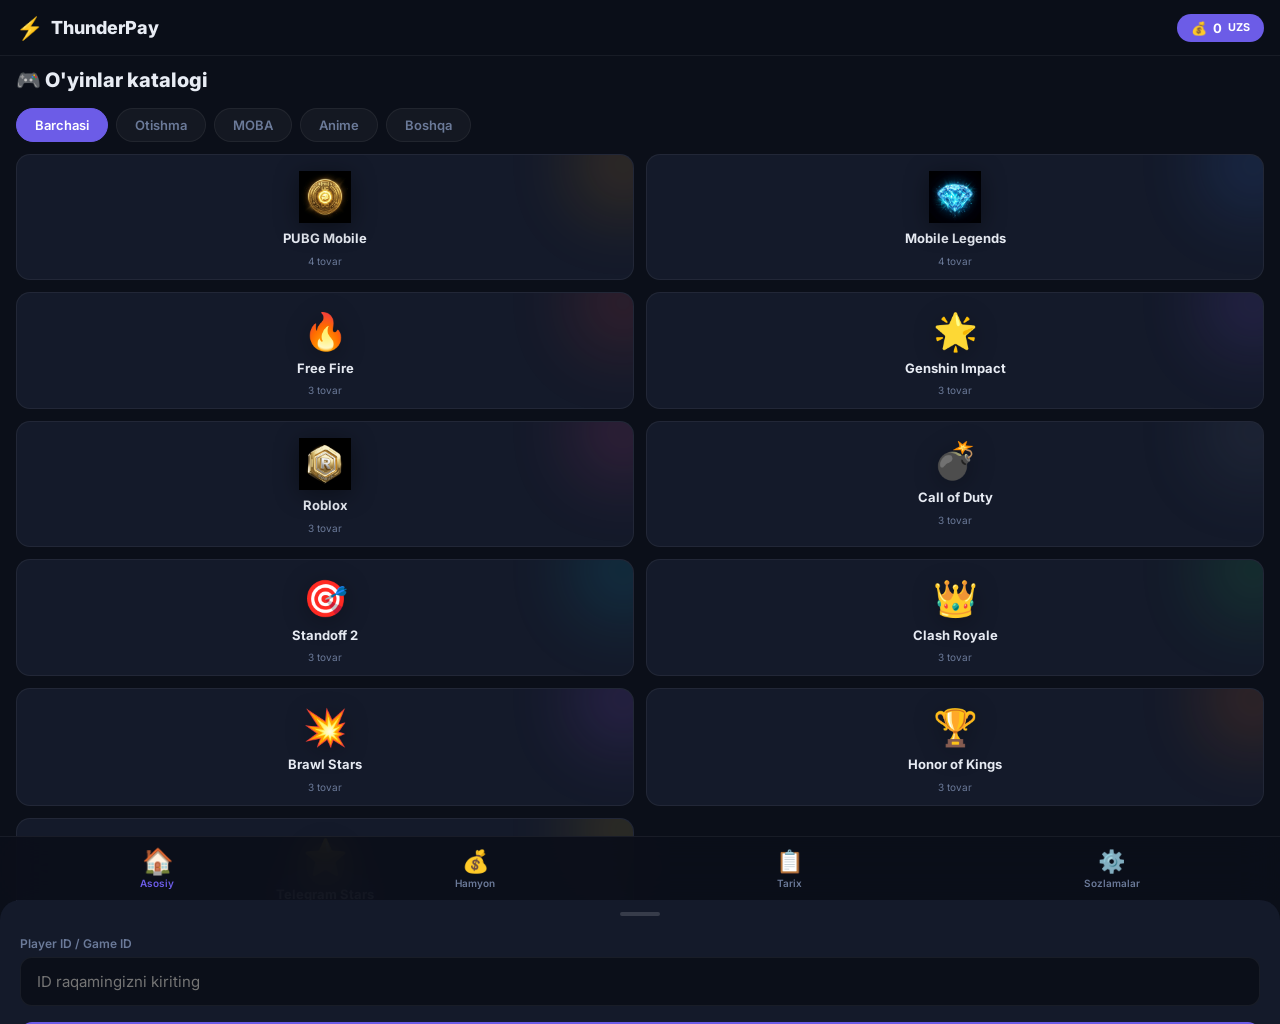
<file: public/index.html>
<!DOCTYPE html>
<html lang="uz">

<head>
    <meta charset="UTF-8">
    <meta name="viewport" content="width=device-width, initial-scale=1.0, maximum-scale=1.0, user-scalable=no">
    <title>ThunderPay</title>
    <script src="https://telegram.org/js/telegram-web-app.js"></script>
    <link href="https://fonts.googleapis.com/css2?family=Inter:wght@400;500;600;700;800&display=swap" rel="stylesheet">
    <style>
        /* ════════════════════════════════════════
           CSS RESET & VARIABLES
           ════════════════════════════════════════ */
        *,
        *::before,
        *::after {
            box-sizing: border-box;
            margin: 0;
            padding: 0;
        }

        :root {
            --bg: var(--tg-theme-bg-color, #0b0f19);
            --bg-card: var(--tg-theme-secondary-bg-color, #141a2a);
            --text: var(--tg-theme-text-color, #e8ecf4);
            --text-muted: var(--tg-theme-hint-color, #6b7a99);
            --accent: var(--tg-theme-button-color, #6c5ce7);
            --accent-text: var(--tg-theme-button-text-color, #ffffff);
            --link: var(--tg-theme-link-color, #7c6ff7);
            --danger: #ff4757;
            --success: #2ed573;
            --warning: #ffa502;
            --border: rgba(255, 255, 255, 0.06);
            --glass: rgba(255, 255, 255, 0.04);
            --radius: 14px;
            --nav-h: 64px;
            --header-h: 56px;
            font-family: 'Inter', -apple-system, BlinkMacSystemFont, sans-serif;
        }

        body {
            background: var(--bg);
            color: var(--text);
            min-height: 100vh;
            overflow-x: hidden;
            -webkit-tap-highlight-color: transparent;
        }

        /* ════════════════════════════════════════
           HEADER
           ════════════════════════════════════════ */
        .header {
            position: fixed;
            top: 0;
            left: 0;
            right: 0;
            height: var(--header-h);
            display: flex;
            align-items: center;
            justify-content: space-between;
            padding: 0 16px;
            background: rgba(11, 15, 25, 0.85);
            backdrop-filter: blur(20px);
            -webkit-backdrop-filter: blur(20px);
            border-bottom: 1px solid var(--border);
            z-index: 100;
        }

        .header-brand {
            display: flex;
            align-items: center;
            gap: 8px;
            font-size: 18px;
            font-weight: 800;
        }

        .header-brand span {
            font-size: 22px;
        }

        .header-balance {
            display: flex;
            align-items: center;
            gap: 6px;
            background: var(--accent);
            color: var(--accent-text);
            padding: 6px 14px;
            border-radius: 20px;
            font-size: 13px;
            font-weight: 700;
            cursor: pointer;
            transition: transform .15s;
        }

        .header-balance:active {
            transform: scale(0.95);
        }

        /* ════════════════════════════════════════
           MAIN CONTENT AREA
           ════════════════════════════════════════ */
        .content {
            padding-top: calc(var(--header-h) + 12px);
            padding-bottom: calc(var(--nav-h) + 24px);
            padding-left: 16px;
            padding-right: 16px;
            min-height: 100vh;
        }

        .page {
            display: none;
            animation: fadeUp .3s ease;
        }

        .page.active {
            display: block;
        }

        @keyframes fadeUp {
            from {
                opacity: 0;
                transform: translateY(12px);
            }

            to {
                opacity: 1;
                transform: translateY(0);
            }
        }

        /* ════════════════════════════════════════
           BOTTOM NAVIGATION
           ════════════════════════════════════════ */
        .bottom-nav {
            position: fixed;
            bottom: 0;
            left: 0;
            right: 0;
            height: var(--nav-h);
            display: flex;
            align-items: center;
            justify-content: space-around;
            background: rgba(11, 15, 25, 0.92);
            backdrop-filter: blur(20px);
            -webkit-backdrop-filter: blur(20px);
            border-top: 1px solid var(--border);
            z-index: 100;
        }

        .nav-item {
            display: flex;
            flex-direction: column;
            align-items: center;
            gap: 3px;
            cursor: pointer;
            transition: transform .15s;
            -webkit-tap-highlight-color: transparent;
        }

        .nav-item:active {
            transform: scale(0.9);
        }

        .nav-icon {
            font-size: 22px;
            transition: .2s;
        }

        .nav-label {
            font-size: 10px;
            font-weight: 600;
            color: var(--text-muted);
            transition: color .2s;
        }

        .nav-item.active .nav-label {
            color: var(--accent);
        }

        .nav-item.active .nav-icon {
            transform: scale(1.15);
        }

        /* ════════════════════════════════════════
           SECTION TITLES
           ════════════════════════════════════════ */
        .section-title {
            font-size: 20px;
            font-weight: 800;
            margin-bottom: 16px;
        }

        .section-subtitle {
            font-size: 13px;
            color: var(--text-muted);
            margin-top: -10px;
            margin-bottom: 16px;
        }

        /* ════════════════════════════════════════
           CATEGORY CHIPS
           ════════════════════════════════════════ */
        .chips {
            display: flex;
            gap: 8px;
            overflow-x: auto;
            padding-bottom: 12px;
            scrollbar-width: none;
        }

        .chips::-webkit-scrollbar {
            display: none;
        }

        .chip {
            flex-shrink: 0;
            padding: 8px 18px;
            border-radius: 20px;
            font-size: 13px;
            font-weight: 600;
            background: var(--glass);
            border: 1px solid var(--border);
            color: var(--text-muted);
            cursor: pointer;
            transition: all .2s;
        }

        .chip.active {
            background: var(--accent);
            color: var(--accent-text);
            border-color: var(--accent);
        }

        /* ════════════════════════════════════════
           GAME CARDS GRID
           ════════════════════════════════════════ */
        .games-grid {
            display: grid;
            grid-template-columns: repeat(2, 1fr);
            gap: 12px;
        }

        .game-card {
            position: relative;
            background: var(--bg-card);
            border: 1px solid var(--border);
            border-radius: var(--radius);
            padding: 16px 12px 12px;
            display: flex;
            flex-direction: column;
            align-items: center;
            gap: 8px;
            cursor: pointer;
            transition: transform .15s, box-shadow .2s;
            overflow: hidden;
        }

        .game-card:active {
            transform: scale(0.97);
        }

        .game-card-emoji {
            font-size: 36px;
            filter: drop-shadow(0 4px 12px rgba(0, 0, 0, 0.3));
        }

        .game-card img {
            width: 52px;
            height: 52px;
            object-fit: contain;
            filter: drop-shadow(0 4px 12px rgba(0, 0, 0, 0.4));
        }

        .game-card-name {
            font-size: 13px;
            font-weight: 700;
            text-align: center;
            line-height: 1.2;
        }

        .game-card-tag {
            font-size: 10px;
            color: var(--text-muted);
            text-align: center;
        }

        .game-card-glow {
            position: absolute;
            top: -30px;
            right: -30px;
            width: 80px;
            height: 80px;
            border-radius: 50%;
            filter: blur(40px);
            opacity: 0.25;
            pointer-events: none;
        }

        /* ════════════════════════════════════════
           BOTTOM SHEET OVERLAY
           ════════════════════════════════════════ */
        .overlay {
            position: fixed;
            inset: 0;
            background: rgba(0, 0, 0, 0.5);
            z-index: 200;
            opacity: 0;
            pointer-events: none;
            transition: opacity .25s;
        }

        .overlay.show {
            opacity: 1;
            pointer-events: auto;
        }

        .sheet {
            position: fixed;
            bottom: 0;
            left: 0;
            right: 0;
            background: var(--bg-card);
            border-radius: 20px 20px 0 0;
            padding: 12px 20px 32px;
            z-index: 201;
            transform: translateY(100%);
            transition: transform .3s cubic-bezier(.22, .68, 0, 1);
        }

        .sheet.show {
            transform: translateY(0);
        }

        .sheet-handle {
            width: 40px;
            height: 4px;
            background: rgba(255, 255, 255, 0.15);
            border-radius: 2px;
            margin: 0 auto 16px;
        }

        .sheet-title {
            font-size: 18px;
            font-weight: 800;
            margin-bottom: 4px;
        }

        .sheet-price {
            font-size: 22px;
            font-weight: 800;
            color: var(--accent);
            margin-bottom: 20px;
        }

        /* ════════════════════════════════════════
           FORM ELEMENTS
           ════════════════════════════════════════ */
        .input-group {
            margin-bottom: 16px;
        }

        .input-group label {
            display: block;
            font-size: 12px;
            font-weight: 600;
            color: var(--text-muted);
            margin-bottom: 6px;
        }

        .input-field {
            width: 100%;
            background: var(--bg);
            border: 1px solid var(--border);
            border-radius: 12px;
            padding: 14px 16px;
            font-size: 15px;
            color: var(--text);
            outline: none;
            transition: border-color .2s;
            font-family: inherit;
        }

        .input-field:focus {
            border-color: var(--accent);
        }

        .btn-primary {
            width: 100%;
            padding: 15px;
            border: none;
            border-radius: 12px;
            background: var(--accent);
            color: var(--accent-text);
            font-size: 15px;
            font-weight: 700;
            cursor: pointer;
            transition: transform .15s, opacity .2s;
            font-family: inherit;
        }

        .btn-primary:active {
            transform: scale(0.98);
        }

        .btn-primary:disabled {
            opacity: 0.5;
            cursor: not-allowed;
        }

        .btn-secondary {
            width: 100%;
            padding: 14px;
            border: 1px solid var(--border);
            border-radius: 12px;
            background: transparent;
            color: var(--text-muted);
            font-size: 14px;
            font-weight: 600;
            cursor: pointer;
            margin-top: 8px;
            font-family: inherit;
        }

        /* ════════════════════════════════════════
           WALLET PAGE
           ════════════════════════════════════════ */
        .balance-hero {
            background: linear-gradient(135deg, var(--accent), #8b5cf6);
            border-radius: var(--radius);
            padding: 28px 24px;
            text-align: center;
            margin-bottom: 24px;
        }

        .balance-hero-label {
            font-size: 13px;
            font-weight: 600;
            color: rgba(255, 255, 255, 0.7);
            margin-bottom: 4px;
        }

        .balance-hero-amount {
            font-size: 32px;
            font-weight: 800;
            color: #fff;
        }

        .balance-hero-amount small {
            font-size: 16px;
            font-weight: 600;
        }

        .amount-grid {
            display: grid;
            grid-template-columns: repeat(3, 1fr);
            gap: 8px;
            margin-bottom: 12px;
        }

        .amount-btn {
            padding: 12px;
            border: 1px solid var(--border);
            border-radius: 10px;
            background: var(--glass);
            color: var(--text);
            font-size: 14px;
            font-weight: 600;
            cursor: pointer;
            transition: all .2s;
            font-family: inherit;
        }

        .amount-btn.selected {
            background: var(--accent);
            color: var(--accent-text);
            border-color: var(--accent);
        }

        /* ════════════════════════════════════════
           HISTORY PAGE
           ════════════════════════════════════════ */
        .history-item {
            display: flex;
            align-items: center;
            gap: 12px;
            background: var(--bg-card);
            border: 1px solid var(--border);
            border-radius: var(--radius);
            padding: 14px 16px;
            margin-bottom: 10px;
        }

        .history-icon {
            width: 42px;
            height: 42px;
            border-radius: 12px;
            display: flex;
            align-items: center;
            justify-content: center;
            font-size: 20px;
            flex-shrink: 0;
        }

        .history-info {
            flex: 1;
        }

        .history-name {
            font-size: 14px;
            font-weight: 600;
        }

        .history-date {
            font-size: 11px;
            color: var(--text-muted);
        }

        .history-amount {
            font-size: 14px;
            font-weight: 700;
        }

        .history-amount.debit {
            color: var(--danger);
        }

        .history-amount.credit {
            color: var(--success);
        }

        .status-badge {
            display: inline-block;
            padding: 2px 8px;
            border-radius: 6px;
            font-size: 10px;
            font-weight: 700;
            text-transform: uppercase;
        }

        .status-success {
            background: rgba(46, 213, 115, 0.15);
            color: var(--success);
        }

        .status-pending {
            background: rgba(255, 165, 2, 0.15);
            color: var(--warning);
        }

        .status-failed {
            background: rgba(255, 71, 87, 0.15);
            color: var(--danger);
        }

        /* ════════════════════════════════════════
           SETTINGS PAGE
           ════════════════════════════════════════ */
        .settings-group {
            margin-bottom: 24px;
        }

        .settings-group-title {
            font-size: 12px;
            font-weight: 700;
            color: var(--text-muted);
            text-transform: uppercase;
            letter-spacing: 0.5px;
            margin-bottom: 10px;
        }

        .settings-item {
            display: flex;
            align-items: center;
            justify-content: space-between;
            background: var(--bg-card);
            border: 1px solid var(--border);
            border-radius: var(--radius);
            padding: 14px 16px;
            margin-bottom: 8px;
            cursor: pointer;
            transition: transform .15s;
        }

        .settings-item:active {
            transform: scale(0.98);
        }

        .settings-item-left {
            display: flex;
            align-items: center;
            gap: 12px;
        }

        .settings-item-icon {
            font-size: 22px;
        }

        .settings-item-label {
            font-size: 14px;
            font-weight: 600;
        }

        .settings-item-value {
            font-size: 13px;
            color: var(--text-muted);
            font-weight: 500;
        }

        .settings-item-arrow {
            color: var(--text-muted);
            font-size: 16px;
        }

        .lang-option {
            display: flex;
            align-items: center;
            gap: 12px;
            background: var(--bg-card);
            border: 1px solid var(--border);
            border-radius: var(--radius);
            padding: 14px 16px;
            margin-bottom: 8px;
            cursor: pointer;
            transition: all .2s;
        }

        .lang-option.active {
            border-color: var(--accent);
            background: rgba(108, 92, 231, 0.08);
        }

        .lang-option-flag {
            font-size: 24px;
        }

        .lang-option-name {
            font-size: 14px;
            font-weight: 600;
            flex: 1;
        }

        .lang-option-check {
            font-size: 18px;
            color: var(--accent);
        }

        /* ════════════════════════════════════════
           EMPTY STATE
           ════════════════════════════════════════ */
        .empty-state {
            text-align: center;
            padding: 48px 20px;
            color: var(--text-muted);
        }

        .empty-state-icon {
            font-size: 48px;
            margin-bottom: 12px;
        }

        .empty-state-text {
            font-size: 14px;
        }

        /* ════════════════════════════════════════
           TOAST
           ════════════════════════════════════════ */
        .toast {
            position: fixed;
            top: calc(var(--header-h) + 12px);
            left: 50%;
            transform: translateX(-50%) translateY(-100px);
            background: var(--bg-card);
            border: 1px solid var(--border);
            padding: 12px 20px;
            border-radius: 12px;
            font-size: 13px;
            font-weight: 600;
            z-index: 500;
            transition: transform .3s cubic-bezier(.22, .68, 0, 1);
            white-space: nowrap;
        }

        .toast.show {
            transform: translateX(-50%) translateY(0);
        }

        .toast.success {
            border-color: var(--success);
            color: var(--success);
        }

        .toast.error {
            border-color: var(--danger);
            color: var(--danger);
        }

        .toast.info {
            border-color: var(--accent);
            color: var(--accent);
        }

        /* ════════════════════════════════════════
           PROFILE CARD
           ════════════════════════════════════════ */
        .profile-card {
            background: var(--bg-card);
            border: 1px solid var(--border);
            border-radius: var(--radius);
            padding: 20px;
            display: flex;
            align-items: center;
            gap: 14px;
            margin-bottom: 24px;
        }

        .profile-avatar {
            width: 48px;
            height: 48px;
            border-radius: 50%;
            background: var(--accent);
            display: flex;
            align-items: center;
            justify-content: center;
            font-size: 20px;
            font-weight: 800;
            color: var(--accent-text);
        }

        .profile-name {
            font-size: 16px;
            font-weight: 700;
        }

        .profile-id {
            font-size: 12px;
            color: var(--text-muted);
        }
    </style>
</head>

<body>

    <!-- ══════════ HEADER ══════════ -->
    <header class="header">
        <div class="header-brand">
            <span>⚡</span> ThunderPay
        </div>
        <div class="header-balance" onclick="navigateTo('wallet')">
            💰 <span id="headerBalance">0</span> <small>UZS</small>
        </div>
    </header>

    <!-- ══════════ CONTENT ══════════ -->
    <div class="content">

        <!-- PAGE: ASOSIY (CATALOG) -->
        <div class="page active" id="page-home">
            <h2 class="section-title" data-i18n="catalog_title">🎮 O'yinlar katalogi</h2>
            <div class="chips" id="categoryChips"></div>
            <div class="games-grid" id="gamesGrid"></div>
        </div>

        <!-- PAGE: HAMYON (WALLET) -->
        <div class="page" id="page-wallet">
            <h2 class="section-title" data-i18n="wallet_title">💳 Hamyon</h2>
            <div class="balance-hero">
                <div class="balance-hero-label" data-i18n="your_balance">Sizning balansingiz</div>
                <div class="balance-hero-amount"><span id="walletBalance">0</span> <small>UZS</small></div>
            </div>
            <p class="section-subtitle" data-i18n="choose_amount">Summani tanlang yoki o'zingiz kiriting</p>
            <div class="amount-grid" id="amountGrid"></div>
            <div class="input-group">
                <input type="number" class="input-field" id="depositInput" data-i18n-placeholder="custom_amount"
                    placeholder="Boshqa summa (min 1 000)">
            </div>
            <button class="btn-primary" id="btnDeposit" data-i18n="deposit_btn" onclick="handleDeposit()">💰 Balansni
                to'ldirish</button>
        </div>

        <!-- PAGE: TARIX (HISTORY) -->
        <div class="page" id="page-history">
            <h2 class="section-title" data-i18n="history_title">📦 Buyurtmalar tarixi</h2>
            <div id="historyList"></div>
        </div>

        <!-- PAGE: SOZLAMALAR (SETTINGS) -->
        <div class="page" id="page-settings">
            <h2 class="section-title" data-i18n="settings_title">⚙️ Sozlamalar</h2>

            <div class="profile-card">
                <div class="profile-avatar" id="settingsAvatar">U</div>
                <div>
                    <div class="profile-name" id="settingsName">User</div>
                    <div class="profile-id" id="settingsId">ID: —</div>
                </div>
            </div>

            <div class="settings-group">
                <div class="settings-group-title" data-i18n="language">Til</div>
                <div class="lang-option active" id="langUz" onclick="setLang('uz')">
                    <span class="lang-option-flag">🇺🇿</span>
                    <span class="lang-option-name">O'zbek tili</span>
                    <span class="lang-option-check" id="checkUz">✓</span>
                </div>
                <div class="lang-option" id="langRu" onclick="setLang('ru')">
                    <span class="lang-option-flag">🇷🇺</span>
                    <span class="lang-option-name">Русский</span>
                    <span class="lang-option-check" id="checkRu" style="display:none">✓</span>
                </div>
            </div>

            <div class="settings-group">
                <div class="settings-group-title" data-i18n="about">Ilova haqida</div>
                <div class="settings-item" onclick="showToast('ThunderPay v2.0','info')">
                    <div class="settings-item-left">
                        <span class="settings-item-icon">📱</span>
                        <span class="settings-item-label" data-i18n="version">Versiya</span>
                    </div>
                    <span class="settings-item-value">2.0.0</span>
                </div>
                <div class="settings-item">
                    <div class="settings-item-left">
                        <span class="settings-item-icon">💬</span>
                        <span class="settings-item-label" data-i18n="support">Qo'llab-quvvatlash</span>
                    </div>
                    <span class="settings-item-arrow">→</span>
                </div>
            </div>
        </div>
    </div>

    <!-- ══════════ BOTTOM NAV ══════════ -->
    <nav class="bottom-nav">
        <div class="nav-item active" data-page="home" onclick="navigateTo('home')">
            <span class="nav-icon">🏠</span>
            <span class="nav-label" data-i18n="nav_home">Asosiy</span>
        </div>
        <div class="nav-item" data-page="wallet" onclick="navigateTo('wallet')">
            <span class="nav-icon">💰</span>
            <span class="nav-label" data-i18n="nav_wallet">Hamyon</span>
        </div>
        <div class="nav-item" data-page="history" onclick="navigateTo('history')">
            <span class="nav-icon">📋</span>
            <span class="nav-label" data-i18n="nav_history">Tarix</span>
        </div>
        <div class="nav-item" data-page="settings" onclick="navigateTo('settings')">
            <span class="nav-icon">⚙️</span>
            <span class="nav-label" data-i18n="nav_settings">Sozlamalar</span>
        </div>
    </nav>

    <!-- ══════════ BOTTOM SHEET (PURCHASE) ══════════ -->
    <div class="overlay" id="overlay" onclick="closeSheet()"></div>
    <div class="sheet" id="sheet">
        <div class="sheet-handle"></div>
        <div class="sheet-title" id="sheetGameName"></div>
        <div class="sheet-price" id="sheetProductName"></div>
        <div class="input-group">
            <label data-i18n="player_id_label">Player ID / Game ID</label>
            <input type="text" class="input-field" id="sheetPlayerId" data-i18n-placeholder="enter_player_id"
                placeholder="ID raqamingizni kiriting">
        </div>
        <button class="btn-primary" id="btnBuy" onclick="handleBuy()">⚡ Sotib olish</button>
        <button class="btn-secondary" onclick="closeSheet()" data-i18n="cancel">Bekor qilish</button>
    </div>

    <!-- ══════════ TOAST ══════════ -->
    <div class="toast" id="toast"></div>

    <script>
        /* ═══════════════════════════════════════════════
           ThunderPay SPA — Vanilla JS
           ═══════════════════════════════════════════════ */

        const tg = window.Telegram?.WebApp;

        // ─── I18N DICTIONARY ───
        const T = {
            uz: {
                catalog_title: "🎮 O'yinlar katalogi",
                wallet_title: "💳 Hamyon",
                history_title: "📦 Buyurtmalar tarixi",
                settings_title: "⚙️ Sozlamalar",
                nav_home: "Asosiy",
                nav_wallet: "Hamyon",
                nav_history: "Tarix",
                nav_settings: "Sozlamalar",
                your_balance: "Sizning balansingiz",
                choose_amount: "Summani tanlang yoki o'zingiz kiriting",
                custom_amount: "Boshqa summa (min 1 000)",
                deposit_btn: "💰 Balansni to'ldirish",
                player_id_label: "Player ID / Game ID",
                enter_player_id: "ID raqamingizni kiriting",
                buy_btn: "⚡ Sotib olish",
                cancel: "Bekor qilish",
                language: "Til",
                about: "Ilova haqida",
                version: "Versiya",
                support: "Qo'llab-quvvatlash",
                no_orders: "Buyurtmalar topilmadi",
                no_orders_desc: "Bu yerda buyurtmalaringiz ko'rsatiladi",
                cat_all: "Barchasi",
                cat_shooters: "Otishma",
                cat_moba: "MOBA",
                cat_anime: "Anime",
                cat_other: "Boshqa",
                deposit_success: "✅ So'rov yuborildi!",
                deposit_min_err: "Minimal summa: 1 000 UZS",
                enter_id_err: "Iltimos, Player ID kiriting!",
                buy_sent: "✅ Buyurtma yuborildi!",
                order_deposit: "Balans to'ldirish",
                order_purchase: "Xarid",
            },
            ru: {
                catalog_title: "🎮 Каталог игр",
                wallet_title: "💳 Кошелёк",
                history_title: "📦 История заказов",
                settings_title: "⚙️ Настройки",
                nav_home: "Каталог",
                nav_wallet: "Кошелёк",
                nav_history: "История",
                nav_settings: "Настройки",
                your_balance: "Ваш баланс",
                choose_amount: "Выберите сумму или введите свою",
                custom_amount: "Другая сумма (мин. 1 000)",
                deposit_btn: "💰 Пополнить баланс",
                player_id_label: "Player ID / Game ID",
                enter_player_id: "Введите ваш игровой ID",
                buy_btn: "⚡ Купить",
                cancel: "Отмена",
                language: "Язык",
                about: "О приложении",
                version: "Версия",
                support: "Поддержка",
                no_orders: "Заказов пока нет",
                no_orders_desc: "Здесь будут отображаться ваши заказы",
                cat_all: "Все",
                cat_shooters: "Шутеры",
                cat_moba: "MOBA",
                cat_anime: "Аниме",
                cat_other: "Другое",
                deposit_success: "✅ Заявка отправлена!",
                deposit_min_err: "Минимальная сумма: 1 000 UZS",
                enter_id_err: "Пожалуйста, введите Player ID!",
                buy_sent: "✅ Заказ отправлен!",
                order_deposit: "Пополнение",
                order_purchase: "Покупка",
            }
        };

        let currentLang = 'uz';
        let currentPage = 'home';
        let currentCategory = 'all';
        let selectedGame = null;
        let selectedProduct = null;
        let userBalance = 0;

        // ─── GAME DATA (MOCK) ───
        const GAMES = [
            {
                id: 'pubg', name: 'PUBG Mobile', emoji: '🔫', cat: 'shooters',
                color: '#f59e0b', img: 'images/pubg_uc_1772702840618.png',
                products: [
                    { sku: 'pubg_60', name: '60 UC', price: 13500 },
                    { sku: 'pubg_325', name: '325 UC', price: 65000 },
                    { sku: 'pubg_660', name: '660 UC', price: 130000 },
                    { sku: 'pubg_1800', name: '1800 UC', price: 340000 },
                ]
            },
            {
                id: 'mlbb', name: 'Mobile Legends', emoji: '⚔️', cat: 'moba',
                color: '#3b82f6', img: 'images/mlbb_diamond_1772702858620.png',
                products: [
                    { sku: 'mlbb_86', name: '86 Diamonds', price: 14000 },
                    { sku: 'mlbb_172', name: '172 Diamonds', price: 27000 },
                    { sku: 'mlbb_344', name: '344 Diamonds', price: 53000 },
                    { sku: 'mlbb_706', name: '706 Diamonds', price: 108000 },
                ]
            },
            {
                id: 'freefire', name: 'Free Fire', emoji: '🔥', cat: 'shooters',
                color: '#ef4444',
                products: [
                    { sku: 'ff_100', name: '100 Diamonds', price: 12000 },
                    { sku: 'ff_530', name: '530 Diamonds', price: 56000 },
                    { sku: 'ff_1060', name: '1060 Diamonds', price: 108000 },
                ]
            },
            {
                id: 'genshin', name: 'Genshin Impact', emoji: '🌟', cat: 'anime',
                color: '#8b5cf6',
                products: [
                    { sku: 'gi_60', name: '60 Crystals', price: 15000 },
                    { sku: 'gi_300', name: '300 Crystals', price: 68000 },
                    { sku: 'gi_welkin', name: 'Welkin Moon', price: 55000 },
                ]
            },
            {
                id: 'roblox', name: 'Roblox', emoji: '🧊', cat: 'other',
                color: '#ec4899', img: 'images/roblox_robux_1772702877156.png',
                products: [
                    { sku: 'rbx_400', name: '400 Robux', price: 52000 },
                    { sku: 'rbx_800', name: '800 Robux', price: 98000 },
                    { sku: 'rbx_1700', name: '1700 Robux', price: 195000 },
                ]
            },
            {
                id: 'codm', name: 'Call of Duty', emoji: '💣', cat: 'shooters',
                color: '#64748b',
                products: [
                    { sku: 'codm_80', name: '80 CP', price: 12000 },
                    { sku: 'codm_400', name: '400 CP', price: 52000 },
                    { sku: 'codm_bp', name: 'Battle Pass', price: 95000 },
                ]
            },
            {
                id: 'standoff2', name: 'Standoff 2', emoji: '🎯', cat: 'shooters',
                color: '#06b6d4',
                products: [
                    { sku: 'so2_150', name: '150 Gold', price: 15000 },
                    { sku: 'so2_500', name: '500 Gold', price: 45000 },
                    { sku: 'so2_1500', name: '1500 Gold', price: 125000 },
                ]
            },
            {
                id: 'clashroyale', name: 'Clash Royale', emoji: '👑', cat: 'other',
                color: '#22c55e',
                products: [
                    { sku: 'cr_80', name: '80 Gems', price: 12000 },
                    { sku: 'cr_500', name: '500 Gems', price: 55000 },
                    { sku: 'cr_pass', name: 'Pass Royale', price: 55000 },
                ]
            },
            {
                id: 'brawlstars', name: 'Brawl Stars', emoji: '💥', cat: 'other',
                color: '#a855f7',
                products: [
                    { sku: 'bs_30', name: '30 Gems', price: 10000 },
                    { sku: 'bs_170', name: '170 Gems', price: 45000 },
                    { sku: 'bs_pass', name: 'Brawl Pass', price: 85000 },
                ]
            },
            {
                id: 'hok', name: 'Honor of Kings', emoji: '🏆', cat: 'moba',
                color: '#f97316',
                products: [
                    { sku: 'hok_60', name: '60 Tokens', price: 13000 },
                    { sku: 'hok_300', name: '300 Tokens', price: 58000 },
                    { sku: 'hok_600', name: '600 Tokens', price: 110000 },
                ]
            },
            {
                id: 'tgstars', name: 'Telegram Stars', emoji: '⭐', cat: 'other',
                color: '#eab308',
                products: [
                    { sku: 'tg_50', name: '50 Stars', price: 5500 },
                    { sku: 'tg_100', name: '100 Stars', price: 10500 },
                    { sku: 'tg_250', name: '250 Stars', price: 25000 },
                ]
            },
        ];

        // ─── CATEGORIES ───
        const CATEGORIES = [
            { id: 'all', i18n: 'cat_all' },
            { id: 'shooters', i18n: 'cat_shooters' },
            { id: 'moba', i18n: 'cat_moba' },
            { id: 'anime', i18n: 'cat_anime' },
            { id: 'other', i18n: 'cat_other' },
        ];

        // ─── DEPOSIT AMOUNTS ───
        const DEPOSIT_AMOUNTS = [5000, 10000, 25000, 50000, 100000, 200000];

        // ─── MOCK HISTORY ───
        const mockHistory = [];

        // ═══════════════════════════════════════════════
        // INIT
        // ═══════════════════════════════════════════════
        function init() {
            if (tg) {
                tg.expand();
                tg.ready();
                tg.disableClosingConfirmation();
                tg.setHeaderColor('#0b0f19');
                tg.setBackgroundColor('#0b0f19');
            }

            // Get user info
            const user = tg?.initDataUnsafe?.user;
            if (user) {
                const name = user.first_name || 'User';
                document.getElementById('settingsName').textContent = name;
                document.getElementById('settingsId').textContent = `ID: ${user.id}`;
                document.getElementById('settingsAvatar').textContent = name.charAt(0).toUpperCase();
            }

            // Read lang from URL
            const params = new URLSearchParams(window.location.search);
            const urlLang = params.get('lang');
            if (urlLang === 'ru' || urlLang === 'uz') currentLang = urlLang;

            renderCategoryChips();
            renderGames();
            renderAmountGrid();
            renderHistory();
            applyLang();
        }

        // ═══════════════════════════════════════════════
        // NAVIGATION
        // ═══════════════════════════════════════════════
        function navigateTo(page) {
            currentPage = page;

            // Update nav
            document.querySelectorAll('.nav-item').forEach(item => {
                item.classList.toggle('active', item.dataset.page === page);
            });

            // Update pages
            document.querySelectorAll('.page').forEach(p => {
                p.classList.remove('active');
            });
            const target = document.getElementById(`page-${page}`);
            if (target) {
                target.classList.add('active');
            }

            // Refresh data on certain pages
            if (page === 'wallet') updateBalanceDisplay();
            if (page === 'history') renderHistory();

            // Haptic
            if (tg?.HapticFeedback) tg.HapticFeedback.selectionChanged();
        }

        // ═══════════════════════════════════════════════
        // CATEGORY CHIPS
        // ═══════════════════════════════════════════════
        function renderCategoryChips() {
            const el = document.getElementById('categoryChips');
            el.innerHTML = CATEGORIES.map(c =>
                `<div class="chip ${c.id === currentCategory ? 'active' : ''}" data-cat="${c.id}" data-i18n="${c.i18n}" onclick="filterCategory('${c.id}', this)">${t(c.i18n)}</div>`
            ).join('');
        }

        function filterCategory(cat, chipEl) {
            currentCategory = cat;
            document.querySelectorAll('.chip').forEach(c => c.classList.remove('active'));
            chipEl.classList.add('active');
            renderGames();
            if (tg?.HapticFeedback) tg.HapticFeedback.selectionChanged();
        }

        // ═══════════════════════════════════════════════
        // GAMES GRID
        // ═══════════════════════════════════════════════
        function renderGames() {
            const grid = document.getElementById('gamesGrid');
            const filtered = currentCategory === 'all'
                ? GAMES
                : GAMES.filter(g => g.cat === currentCategory);

            grid.innerHTML = filtered.map(game => {
                const visual = game.img
                    ? `<img src="${game.img}" alt="${game.name}">`
                    : `<div class="game-card-emoji">${game.emoji}</div>`;

                return `
        <div class="game-card" onclick="openGameSheet('${game.id}')">
            <div class="game-card-glow" style="background:${game.color}"></div>
            ${visual}
            <div class="game-card-name">${game.name}</div>
            <div class="game-card-tag">${game.products.length} ${t(currentLang === 'uz' ? 'cat_other' : 'cat_other') ? 'tovar' : 'товар'}</div>
        </div>`;
            }).join('');

            // Fix the tag text properly
            grid.querySelectorAll('.game-card-tag').forEach((tag, i) => {
                const game = filtered[i];
                if (game) tag.textContent = `${game.products.length} ${currentLang === 'uz' ? 'tovar' : 'товаров'}`;
            });
        }

        // ═══════════════════════════════════════════════
        // GAME BOTTOM SHEET
        // ═══════════════════════════════════════════════
        function openGameSheet(gameId) {
            const game = GAMES.find(g => g.id === gameId);
            if (!game) return;
            selectedGame = game;

            // Show the first product by default; user can pick
            const sheetContent = document.getElementById('sheet');
            document.getElementById('sheetGameName').textContent = game.name;

            // Build product list inside sheet
            let productsHtml = game.products.map(p => {
                const price = new Intl.NumberFormat('ru-RU').format(p.price);
                return `<div class="settings-item" onclick="selectProduct('${p.sku}')" style="margin-bottom:6px">
            <div class="settings-item-left">
                <span class="settings-item-icon">${game.emoji}</span>
                <span class="settings-item-label">${p.name}</span>
            </div>
            <span class="settings-item-value" style="color:var(--accent);font-weight:700">${price} UZS</span>
        </div>`;
            }).join('');

            document.getElementById('sheetProductName').innerHTML = productsHtml;
            document.getElementById('sheetPlayerId').value = '';
            document.getElementById('btnBuy').style.display = 'none';
            document.getElementById('sheetPlayerId').parentElement.style.display = 'none';

            openSheetUI();
            if (tg?.HapticFeedback) tg.HapticFeedback.impactOccurred('medium');
        }

        function selectProduct(sku) {
            const game = selectedGame;
            if (!game) return;
            selectedProduct = game.products.find(p => p.sku === sku);
            if (!selectedProduct) return;

            const price = new Intl.NumberFormat('ru-RU').format(selectedProduct.price);
            document.getElementById('sheetGameName').textContent = `${game.name} — ${selectedProduct.name}`;
            document.getElementById('sheetProductName').innerHTML = `<div style="font-size:22px;font-weight:800;color:var(--accent)">${price} UZS</div>`;

            document.getElementById('sheetPlayerId').parentElement.style.display = 'block';
            document.getElementById('btnBuy').style.display = 'block';
            document.getElementById('btnBuy').textContent = currentLang === 'uz' ? '⚡ Sotib olish' : '⚡ Купить';

            if (tg?.HapticFeedback) tg.HapticFeedback.selectionChanged();
        }

        function handleBuy() {
            const playerId = document.getElementById('sheetPlayerId').value.trim();
            if (!playerId) {
                showToast(t('enter_id_err'), 'error');
                if (tg?.HapticFeedback) tg.HapticFeedback.notificationOccurred('error');
                return;
            }

            const data = {
                action: 'buy',
                product_id: selectedProduct.sku,
                player_id: playerId
            };

            if (tg?.sendData) {
                tg.sendData(JSON.stringify(data));
            }

            // Add to local history
            mockHistory.unshift({
                type: 'purchase',
                name: `${selectedGame.name} — ${selectedProduct.name}`,
                amount: selectedProduct.price,
                date: new Date().toLocaleDateString('ru-RU'),
                status: 'pending',
                emoji: selectedGame.emoji
            });

            closeSheet();
            showToast(t('buy_sent'), 'success');
            if (tg?.HapticFeedback) tg.HapticFeedback.notificationOccurred('success');
        }

        // ═══════════════════════════════════════════════
        // DEPOSIT (WALLET)
        // ═══════════════════════════════════════════════
        function renderAmountGrid() {
            const grid = document.getElementById('amountGrid');
            grid.innerHTML = DEPOSIT_AMOUNTS.map(a =>
                `<button class="amount-btn" onclick="selectAmount(this, ${a})">${new Intl.NumberFormat('ru-RU').format(a)}</button>`
            ).join('');
        }

        function selectAmount(btn, amount) {
            document.querySelectorAll('.amount-btn').forEach(b => b.classList.remove('selected'));
            btn.classList.add('selected');
            document.getElementById('depositInput').value = amount;
            if (tg?.HapticFeedback) tg.HapticFeedback.selectionChanged();
        }

        function handleDeposit() {
            const amount = parseInt(document.getElementById('depositInput').value);
            if (!amount || amount < 1000) {
                showToast(t('deposit_min_err'), 'error');
                if (tg?.HapticFeedback) tg.HapticFeedback.notificationOccurred('error');
                return;
            }

            const data = { action: 'deposit', amount: amount };

            if (tg?.sendData) {
                tg.sendData(JSON.stringify(data));
            }

            // Add to local history
            mockHistory.unshift({
                type: 'deposit',
                name: t('order_deposit'),
                amount: amount,
                date: new Date().toLocaleDateString('ru-RU'),
                status: 'pending',
                emoji: '💳'
            });

            showToast(t('deposit_success'), 'success');
            if (tg?.HapticFeedback) tg.HapticFeedback.notificationOccurred('success');
        }

        function updateBalanceDisplay() {
            document.getElementById('headerBalance').textContent = new Intl.NumberFormat('ru-RU').format(userBalance);
            document.getElementById('walletBalance').textContent = new Intl.NumberFormat('ru-RU').format(userBalance);
        }

        // ═══════════════════════════════════════════════
        // HISTORY
        // ═══════════════════════════════════════════════
        function renderHistory() {
            const el = document.getElementById('historyList');

            if (mockHistory.length === 0) {
                el.innerHTML = `
            <div class="empty-state">
                <div class="empty-state-icon">📭</div>
                <div class="empty-state-text" data-i18n="no_orders">${t('no_orders')}</div>
                <div style="color:var(--text-muted);font-size:12px;margin-top:4px" data-i18n="no_orders_desc">${t('no_orders_desc')}</div>
            </div>`;
                return;
            }

            el.innerHTML = mockHistory.map(h => {
                const statusClass = h.status === 'success' ? 'status-success' : h.status === 'failed' ? 'status-failed' : 'status-pending';
                const statusText = h.status === 'success' ? '✓' : h.status === 'failed' ? '✗' : '⏳';
                const amountClass = h.type === 'deposit' ? 'credit' : 'debit';
                const sign = h.type === 'deposit' ? '+' : '-';

                return `
        <div class="history-item">
            <div class="history-icon" style="background:var(--glass)">${h.emoji}</div>
            <div class="history-info">
                <div class="history-name">${h.name}</div>
                <div class="history-date">${h.date} <span class="status-badge ${statusClass}">${statusText}</span></div>
            </div>
            <div class="history-amount ${amountClass}">${sign}${new Intl.NumberFormat('ru-RU').format(h.amount)}</div>
        </div>`;
            }).join('');
        }

        // ═══════════════════════════════════════════════
        // I18N
        // ═══════════════════════════════════════════════
        function t(key) {
            return T[currentLang]?.[key] || T['uz'][key] || key;
        }

        function setLang(lang) {
            currentLang = lang;

            // Update UI selection
            document.getElementById('langUz').classList.toggle('active', lang === 'uz');
            document.getElementById('langRu').classList.toggle('active', lang === 'ru');
            document.getElementById('checkUz').style.display = lang === 'uz' ? '' : 'none';
            document.getElementById('checkRu').style.display = lang === 'ru' ? '' : 'none';

            applyLang();
            renderCategoryChips();
            renderGames();
            renderHistory();

            if (tg?.HapticFeedback) tg.HapticFeedback.impactOccurred('light');
        }

        function applyLang() {
            document.querySelectorAll('[data-i18n]').forEach(el => {
                const key = el.getAttribute('data-i18n');
                const val = t(key);
                if (val) el.textContent = val;
            });
            document.querySelectorAll('[data-i18n-placeholder]').forEach(el => {
                const key = el.getAttribute('data-i18n-placeholder');
                const val = t(key);
                if (val) el.placeholder = val;
            });
        }

        // ═══════════════════════════════════════════════
        // SHEET HELPERS
        // ═══════════════════════════════════════════════
        function openSheetUI() {
            document.getElementById('overlay').classList.add('show');
            document.getElementById('sheet').classList.add('show');
            document.body.style.overflow = 'hidden';
        }

        function closeSheet() {
            document.getElementById('overlay').classList.remove('show');
            document.getElementById('sheet').classList.remove('show');
            document.body.style.overflow = '';
            selectedProduct = null;
        }

        // Swipe to close
        let sheetStartY = 0;
        document.getElementById('sheet')?.addEventListener('touchstart', e => {
            sheetStartY = e.touches[0].clientY;
        }, { passive: true });
        document.getElementById('sheet')?.addEventListener('touchmove', e => {
            if (e.touches[0].clientY - sheetStartY > 60) closeSheet();
        }, { passive: true });

        // ═══════════════════════════════════════════════
        // TOAST
        // ═══════════════════════════════════════════════
        function showToast(msg, type = 'info') {
            const toast = document.getElementById('toast');
            toast.textContent = msg;
            toast.className = `toast ${type} show`;
            setTimeout(() => toast.classList.remove('show'), 2500);
        }

        // ═══════════════════════════════════════════════
        // START
        // ═══════════════════════════════════════════════
        init();
    </script>

</body>

</html>
</file>
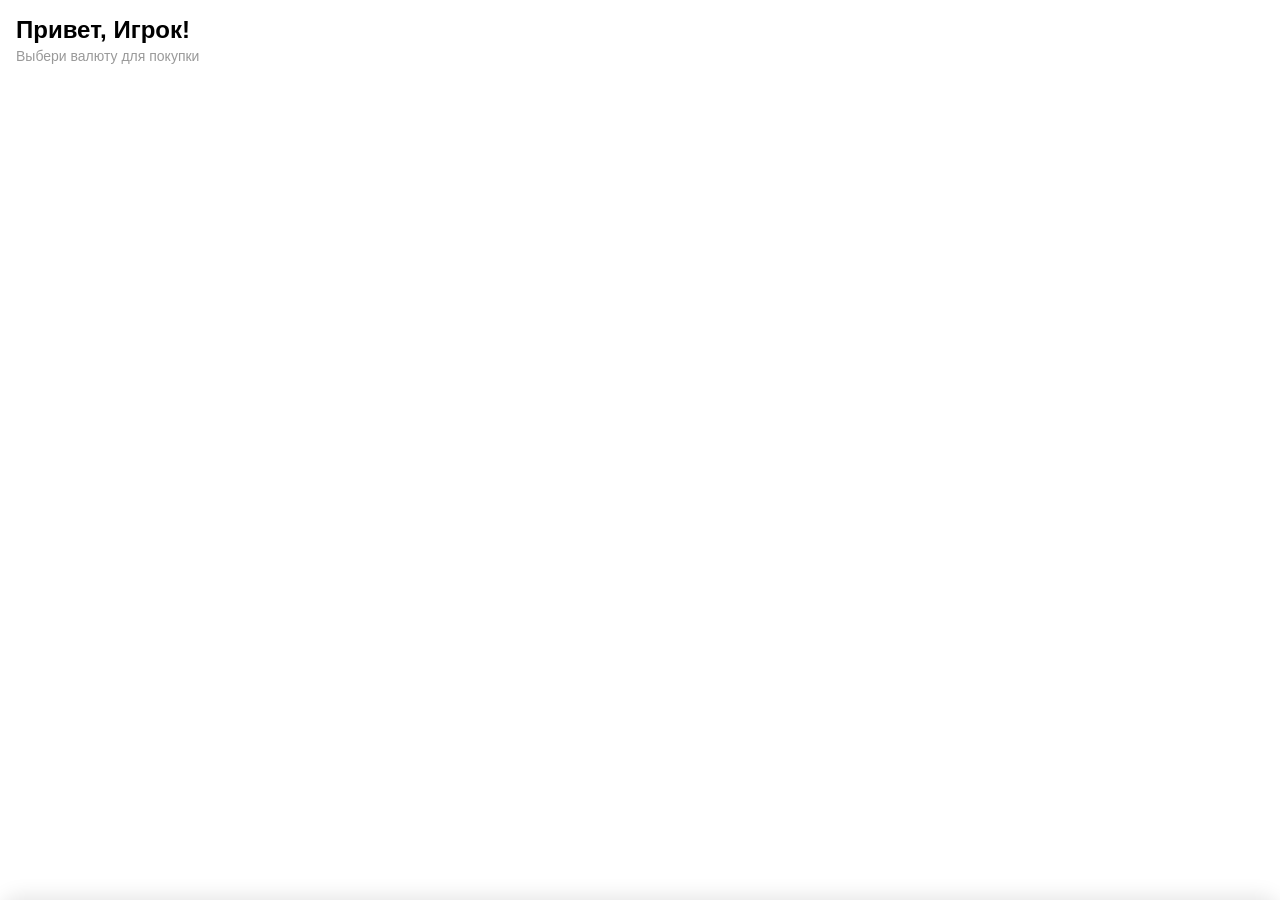
<file: tg_webapp/index.html>
<!DOCTYPE html>
<html lang="ru">

<head>
    <meta charset="UTF-8">
    <meta name="viewport" content="width=device-width, initial-scale=1.0, maximum-scale=1.0, user-scalable=no">
    <title>Game Store</title>
    <!-- Подключение скрипта Telegram Web App -->
    <script src="https://telegram.org/js/telegram-web-app.js"></script>
    <link rel="stylesheet" href="style.css">
</head>

<body>
    <header class="header">
        <h1>Привет, <span id="user-name">Игрок</span>!</h1>
        <p>Выбери валюту для покупки</p>
    </header>

    <div class="categories-scroll-wrapper">
        <div class="categories" id="categories-container">
            <!-- Категории генерируются через JS -->
        </div>
    </div>

    <main class="products-grid" id="products-grid">
        <!-- Карточки генерируются через JS -->
    </main>

    <!-- Overlay для модального окна -->
    <div class="overlay" id="overlay"></div>

    <!-- Всплывающее меню (Bottom Sheet) -->
    <div class="bottom-sheet" id="bottom-sheet">
        <div class="sheet-indicator"></div>
        <div class="sheet-content">
            <h2 id="sheet-product-name">Название товара</h2>
            <p class="sheet-price" id="sheet-product-price">Цена</p>

            <div class="input-group">
                <label for="player-id">Player ID</label>
                <input type="text" id="player-id" placeholder="Введите ваш Player ID" autocomplete="off">
            </div>

            <button class="main-button" id="confirm-btn">Подтвердить покупку</button>
        </div>
    </div>

    <script src="app.js"></script>
</body>

</html>
</file>
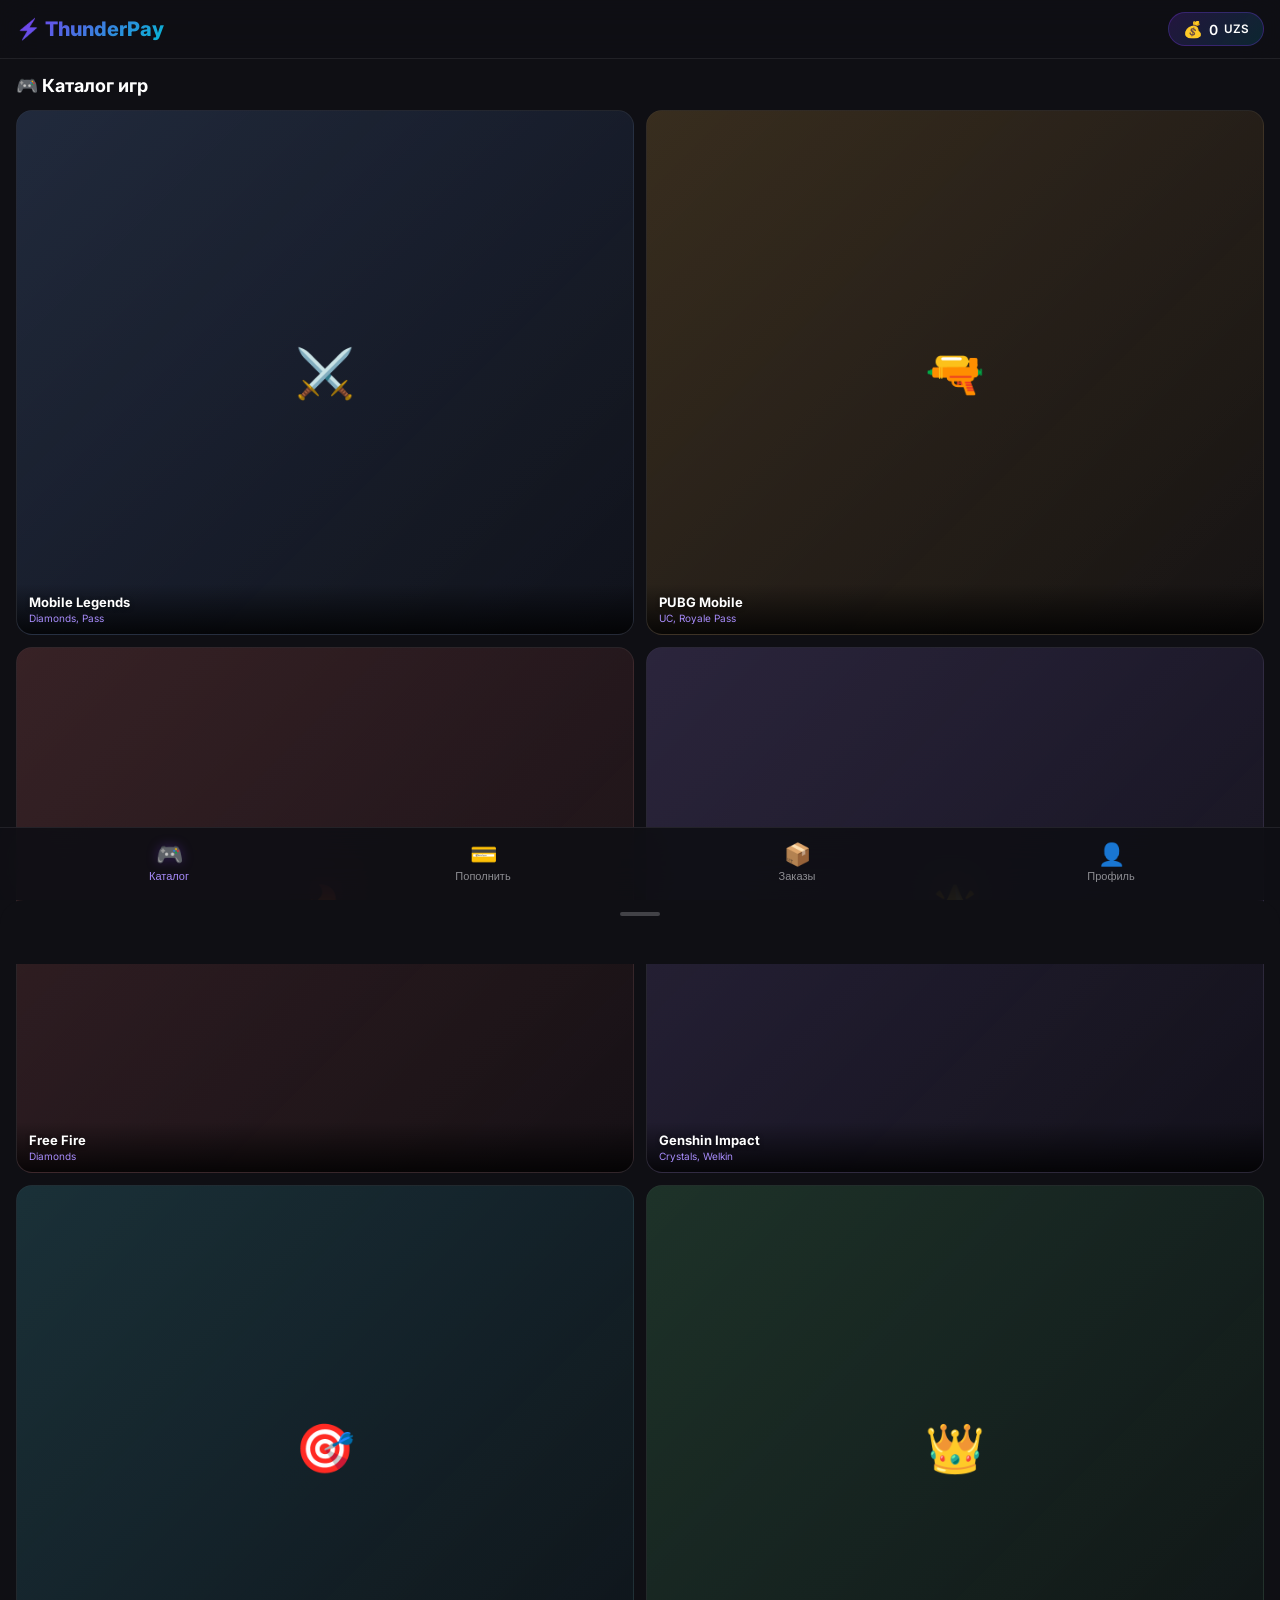
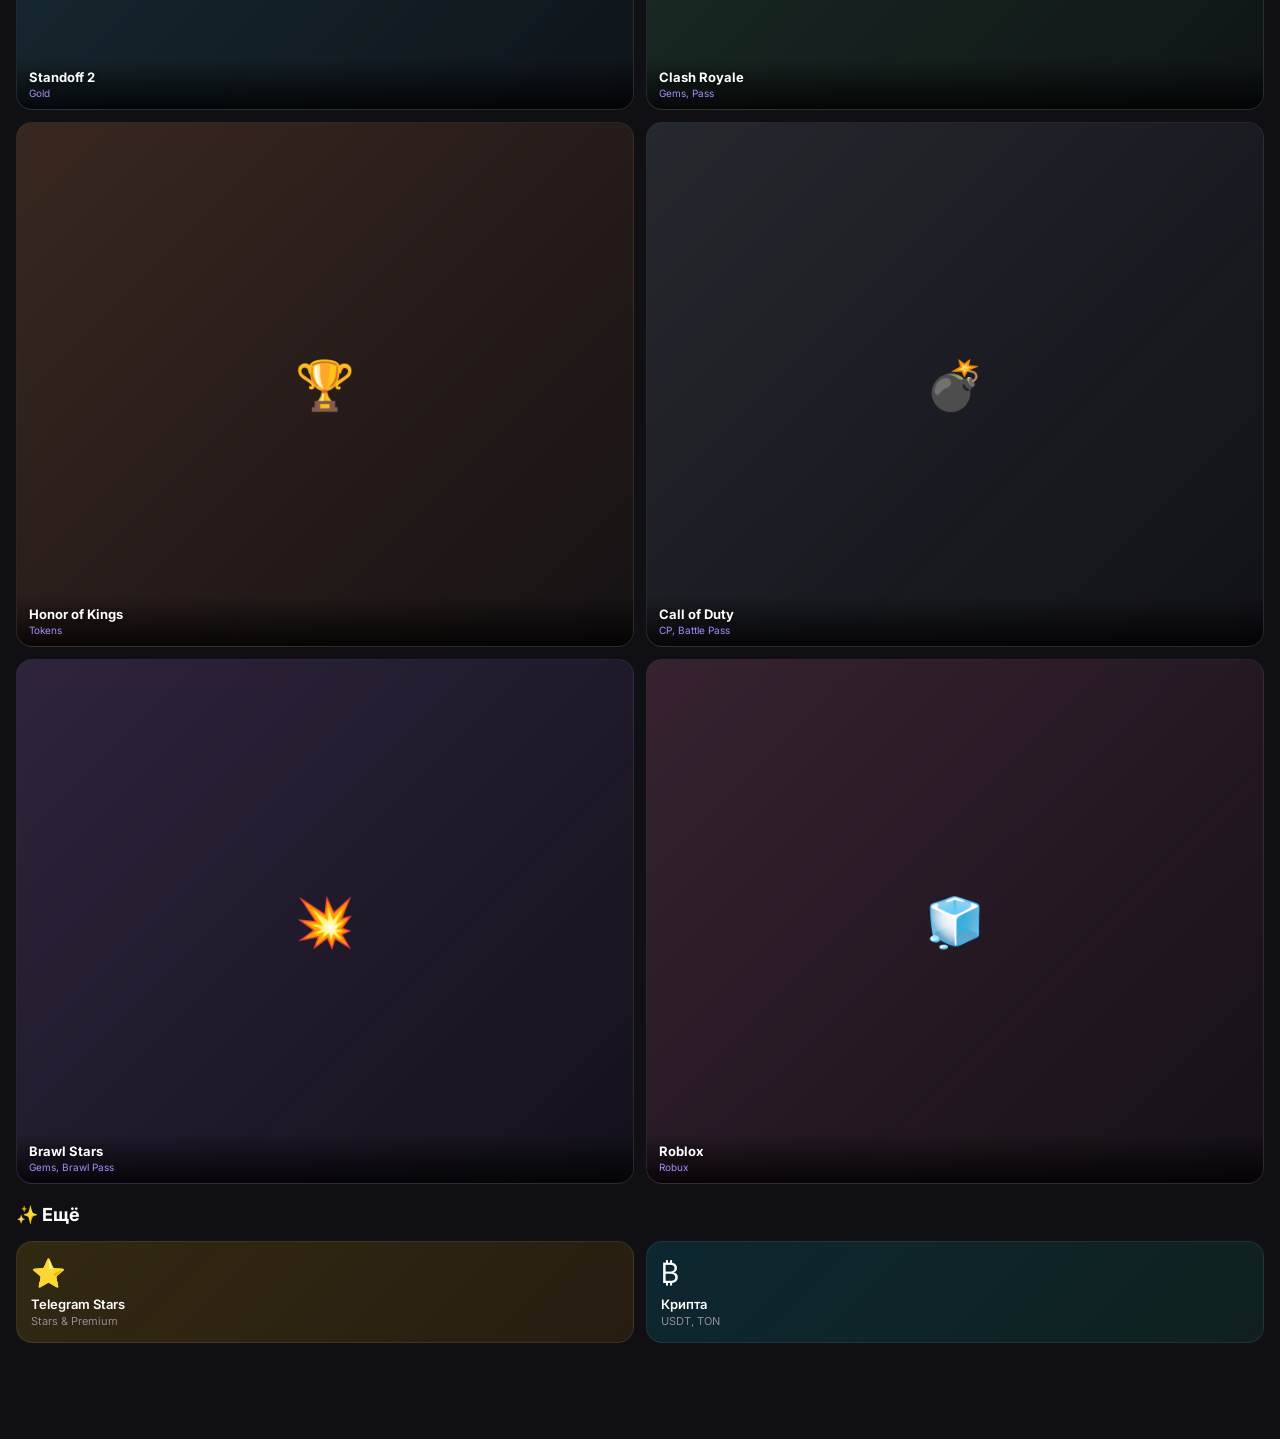
<file: app/static/index.html>
<!DOCTYPE html>
<html lang="ru">

<head>
    <meta charset="UTF-8">
    <meta name="viewport" content="width=device-width, initial-scale=1.0, maximum-scale=1.0, user-scalable=no">
    <title>ThunderPay</title>
    <script src="https://telegram.org/js/telegram-web-app.js"></script>
    <link href="https://fonts.googleapis.com/css2?family=Inter:wght@400;500;600;700;800&display=swap" rel="stylesheet">
    <link rel="stylesheet" href="style.css">
</head>

<body>
    <div id="app">
        <!-- Header -->
        <header class="header" id="header">
            <div class="header-left">
                <h1 class="logo">⚡ ThunderPay</h1>
            </div>
            <div class="header-right">
                <div class="balance-badge" id="balance-badge" onclick="router.navigate('deposit')">
                    <span class="balance-icon">💰</span>
                    <span id="user-balance">0</span> <small>UZS</small>
                </div>
            </div>
        </header>

        <!-- Main Content Area -->
        <main id="page-content"></main>

        <!-- Bottom Navigation -->
        <nav class="bottom-nav" id="bottom-nav">
            <button class="nav-btn active" data-page="home" onclick="router.navigate('home')">
                <span class="nav-icon">🎮</span><span class="nav-label">Каталог</span>
            </button>
            <button class="nav-btn" data-page="deposit" onclick="router.navigate('deposit')">
                <span class="nav-icon">💳</span><span class="nav-label">Пополнить</span>
            </button>
            <button class="nav-btn" data-page="orders" onclick="router.navigate('orders')">
                <span class="nav-icon">📦</span><span class="nav-label">Заказы</span>
            </button>
            <button class="nav-btn" data-page="profile" onclick="router.navigate('profile')">
                <span class="nav-icon">👤</span><span class="nav-label">Профиль</span>
            </button>
        </nav>
    </div>

    <!-- Bottom Sheet (универсальный) -->
    <div class="overlay" id="overlay" onclick="closeSheet()"></div>
    <div class="bottom-sheet" id="bottom-sheet">
        <div class="sheet-indicator"></div>
        <div class="sheet-content" id="sheet-content"></div>
    </div>

    <script src="app.js"></script>
</body>

</html>
</file>
<file: tg_webapp/style.css>
:root {
    --tg-theme-bg-color: #ffffff;
    --tg-theme-text-color: #000000;
    --tg-theme-hint-color: #999999;
    --tg-theme-button-color: #2481cc;
    --tg-theme-button-text-color: #ffffff;
    --tg-theme-secondary-bg-color: #f0f0f0;
}

* {
    box-sizing: border-box;
    margin: 0;
    padding: 0;
    font-family: -apple-system, BlinkMacSystemFont, "Segoe UI", Roboto, Helvetica, Arial, sans-serif;
}

body {
    background-color: var(--tg-theme-bg-color);
    color: var(--tg-theme-text-color);
    padding: 16px;
    overflow-x: hidden;
    /* Предотвращение нежелательного скролла на мобильных */
    overscroll-behavior-y: none;
}

.header {
    margin-bottom: 20px;
}

.header h1 {
    font-size: 24px;
    font-weight: 700;
    margin-bottom: 4px;
}

.header p {
    font-size: 14px;
    color: var(--tg-theme-hint-color);
}

.categories-scroll-wrapper {
    margin: 0 -16px 20px -16px;
    padding: 0 16px;
    overflow-x: auto;
    scrollbar-width: none;
    /* Firefox */
}

.categories-scroll-wrapper::-webkit-scrollbar {
    display: none;
    /* Safari, Chrome */
}

.categories {
    display: flex;
    gap: 10px;
    flex-wrap: nowrap;
}

.category-chip {
    padding: 8px 16px;
    border-radius: 20px;
    background-color: var(--tg-theme-secondary-bg-color);
    color: var(--tg-theme-text-color);
    font-size: 14px;
    font-weight: 500;
    white-space: nowrap;
    border: none;
    cursor: pointer;
    transition: background-color 0.2s, color 0.2s, transform 0.1s;
    user-select: none;
    -webkit-tap-highlight-color: transparent;
}

.category-chip:active {
    transform: scale(0.95);
}

.category-chip.active {
    background-color: var(--tg-theme-button-color);
    color: var(--tg-theme-button-text-color);
}

.products-grid {
    display: grid;
    grid-template-columns: 1fr 1fr;
    gap: 12px;
    padding-bottom: 30px;
}

.product-card {
    background-color: var(--tg-theme-secondary-bg-color);
    border-radius: 16px;
    padding: 12px;
    display: flex;
    flex-direction: column;
    justify-content: space-between;
    box-shadow: 0 4px 12px rgba(0, 0, 0, 0.05);
    /* Легкая тень */
    cursor: pointer;
    transition: transform 0.2s, box-shadow 0.2s;
    min-height: 120px;
    -webkit-tap-highlight-color: transparent;
}

body[data-theme="dark"] .product-card {
    box-shadow: 0 4px 12px rgba(0, 0, 0, 0.2);
}

.product-card:active {
    transform: translateY(2px);
    box-shadow: 0 2px 6px rgba(0, 0, 0, 0.05);
}

.product-category {
    font-size: 12px;
    color: var(--tg-theme-hint-color);
    margin-bottom: 4px;
}

.product-name {
    font-size: 14px;
    font-weight: 600;
    margin-bottom: 8px;
    flex-grow: 1;
}

.product-price {
    font-size: 15px;
    font-weight: 700;
    color: var(--tg-theme-button-color);
}

/* Bottom Sheet Moda & Overlay */
.overlay {
    position: fixed;
    top: 0;
    left: 0;
    right: 0;
    bottom: 0;
    background: rgba(0, 0, 0, 0.5);
    backdrop-filter: blur(2px);
    opacity: 0;
    visibility: hidden;
    transition: opacity 0.3s ease, visibility 0.3s ease;
    z-index: 100;
}

.overlay.show {
    opacity: 1;
    visibility: visible;
}

.bottom-sheet {
    position: fixed;
    bottom: 0;
    left: 0;
    right: 0;
    background-color: var(--tg-theme-bg-color);
    border-top-left-radius: 20px;
    border-top-right-radius: 20px;
    padding: 12px 20px 30px;
    transform: translateY(100%);
    transition: transform 0.3s cubic-bezier(0.1, 0.8, 0.1, 1);
    /* Плавный выезд */
    z-index: 101;
    box-shadow: 0 -4px 20px rgba(0, 0, 0, 0.1);
}

.bottom-sheet.show {
    transform: translateY(0);
}

.sheet-indicator {
    width: 40px;
    height: 4px;
    background-color: var(--tg-theme-hint-color);
    border-radius: 2px;
    margin: 0 auto 16px;
    opacity: 0.5;
}

.sheet-content h2 {
    font-size: 20px;
    margin-bottom: 8px;
}

.sheet-price {
    font-size: 18px;
    font-weight: bold;
    color: var(--tg-theme-button-color);
    margin-bottom: 24px;
}

.input-group {
    margin-bottom: 24px;
}

.input-group label {
    display: block;
    font-size: 14px;
    color: var(--tg-theme-hint-color);
    margin-bottom: 8px;
}

.input-group input {
    width: 100%;
    padding: 14px 16px;
    border-radius: 12px;
    border: 1px solid var(--tg-theme-hint-color);
    background-color: transparent;
    color: var(--tg-theme-text-color);
    font-size: 16px;
    outline: none;
    transition: border-color 0.2s;
}

.input-group input:focus {
    border-color: var(--tg-theme-button-color);
}

.main-button {
    width: 100%;
    padding: 16px;
    border-radius: 12px;
    background-color: var(--tg-theme-button-color);
    color: var(--tg-theme-button-text-color);
    border: none;
    font-size: 16px;
    font-weight: 600;
    cursor: pointer;
    transition: transform 0.1s, opacity 0.2s;
    user-select: none;
    -webkit-tap-highlight-color: transparent;
}

.main-button:active {
    transform: scale(0.98);
    opacity: 0.9;
}
</file>
<file: app/static/style.css>
/* ═══════════════════════════════════════════════
   ThunderPay — Premium CSS Design System
   Telegram Mini App Theme Integration
   ═══════════════════════════════════════════════ */

:root {
    --tg-theme-bg-color: #0f0f14;
    --tg-theme-text-color: #ffffff;
    --tg-theme-hint-color: #8e8e93;
    --tg-theme-button-color: #7c3aed;
    --tg-theme-button-text-color: #ffffff;
    --tg-theme-secondary-bg-color: #1a1a24;
    --accent: #7c3aed;
    --accent-light: #a78bfa;
    --accent-glow: rgba(124, 58, 237, 0.3);
    --card-bg: rgba(255, 255, 255, 0.05);
    --card-border: rgba(255, 255, 255, 0.08);
    --success: #22c55e;
    --warning: #f59e0b;
    --danger: #ef4444;
    --radius: 16px;
    --radius-sm: 10px;
    --transition: 0.2s cubic-bezier(0.4, 0, 0.2, 1);
}

* {
    box-sizing: border-box;
    margin: 0;
    padding: 0;
}

body {
    font-family: 'Inter', -apple-system, BlinkMacSystemFont, sans-serif;
    background: var(--tg-theme-bg-color);
    color: var(--tg-theme-text-color);
    overflow-x: hidden;
    padding-bottom: 80px;
    min-height: 100vh;
    -webkit-tap-highlight-color: transparent;
}

/* ─── Header ─── */
.header {
    position: sticky;
    top: 0;
    z-index: 50;
    display: flex;
    align-items: center;
    justify-content: space-between;
    padding: 12px 16px;
    background: rgba(15, 15, 20, 0.85);
    backdrop-filter: blur(20px);
    border-bottom: 1px solid var(--card-border);
}

.logo {
    font-size: 20px;
    font-weight: 800;
    background: linear-gradient(135deg, #7c3aed, #06b6d4);
    -webkit-background-clip: text;
    -webkit-text-fill-color: transparent;
}

.balance-badge {
    display: flex;
    align-items: center;
    gap: 6px;
    padding: 6px 14px;
    background: linear-gradient(135deg, rgba(124, 58, 237, 0.2), rgba(6, 182, 212, 0.15));
    border: 1px solid rgba(124, 58, 237, 0.3);
    border-radius: 20px;
    font-size: 14px;
    font-weight: 600;
    cursor: pointer;
    transition: var(--transition);
}

.balance-badge:active {
    transform: scale(0.95);
}

.balance-icon {
    font-size: 16px;
}

/* ─── Bottom Nav ─── */
.bottom-nav {
    position: fixed;
    bottom: 0;
    left: 0;
    right: 0;
    z-index: 50;
    display: flex;
    padding: 8px 12px 12px;
    background: rgba(15, 15, 20, 0.9);
    backdrop-filter: blur(20px);
    border-top: 1px solid var(--card-border);
}

.nav-btn {
    flex: 1;
    display: flex;
    flex-direction: column;
    align-items: center;
    gap: 2px;
    padding: 6px 0;
    background: none;
    border: none;
    color: var(--tg-theme-hint-color);
    font-size: 11px;
    font-weight: 500;
    cursor: pointer;
    transition: var(--transition);
}

.nav-btn .nav-icon {
    font-size: 22px;
}

.nav-btn.active {
    color: var(--accent-light);
}

.nav-btn.active .nav-icon {
    filter: drop-shadow(0 0 6px var(--accent-glow));
}

/* ─── Page Content ─── */
#page-content {
    padding: 16px;
    animation: fadeIn 0.25s ease;
}

@keyframes fadeIn {
    from {
        opacity: 0;
        transform: translateY(8px);
    }

    to {
        opacity: 1;
        transform: translateY(0);
    }
}

/* ─── Section Title ─── */
.section-title {
    font-size: 18px;
    font-weight: 700;
    margin-bottom: 14px;
}

.section-subtitle {
    font-size: 13px;
    color: var(--tg-theme-hint-color);
    margin-bottom: 16px;
}

/* ─── Game Grid (Home) ─── */
.games-grid {
    display: grid;
    grid-template-columns: repeat(2, 1fr);
    gap: 12px;
}

.game-card {
    position: relative;
    border-radius: var(--radius);
    overflow: hidden;
    cursor: pointer;
    transition: transform var(--transition), box-shadow var(--transition);
    aspect-ratio: 1 / 0.85;
    background: var(--card-bg);
    border: 1px solid var(--card-border);
}

.game-card:active {
    transform: scale(0.96);
}

.game-card-bg {
    position: absolute;
    inset: 0;
    display: flex;
    align-items: center;
    justify-content: center;
    font-size: 48px;
    background: linear-gradient(135deg, var(--card-bg), transparent);
}

.game-card-info {
    position: absolute;
    bottom: 0;
    left: 0;
    right: 0;
    padding: 10px 12px;
    background: linear-gradient(transparent, rgba(0, 0, 0, 0.8));
}

.game-card-name {
    font-size: 13px;
    font-weight: 700;
    text-shadow: 0 1px 4px rgba(0, 0, 0, 0.5);
}

.game-card-tag {
    font-size: 10px;
    color: var(--accent-light);
    margin-top: 2px;
}

/* ─── Bonus Row ─── */
.bonus-row {
    display: grid;
    grid-template-columns: repeat(2, 1fr);
    gap: 12px;
    margin-top: 16px;
}

.bonus-card {
    border-radius: var(--radius);
    padding: 14px;
    cursor: pointer;
    border: 1px solid var(--card-border);
    transition: transform var(--transition);
}

.bonus-card:active {
    transform: scale(0.96);
}

.bonus-card .emoji {
    font-size: 28px;
    margin-bottom: 6px;
}

.bonus-card .bonus-name {
    font-size: 13px;
    font-weight: 600;
}

.bonus-card .bonus-desc {
    font-size: 11px;
    color: var(--tg-theme-hint-color);
    margin-top: 2px;
}

.bonus-stars {
    background: linear-gradient(135deg, rgba(255, 193, 7, 0.15), rgba(255, 152, 0, 0.1));
}

.bonus-crypto {
    background: linear-gradient(135deg, rgba(6, 182, 212, 0.15), rgba(16, 185, 129, 0.1));
}

/* ─── Product List (Game Page) ─── */
.back-btn {
    display: inline-flex;
    align-items: center;
    gap: 6px;
    padding: 8px 0;
    margin-bottom: 12px;
    background: none;
    border: none;
    color: var(--accent-light);
    font-size: 14px;
    font-weight: 500;
    cursor: pointer;
}

.product-list {
    display: grid;
    grid-template-columns: repeat(2, 1fr);
    gap: 12px;
}

.product-item {
    display: flex;
    flex-direction: column;
    align-items: center;
    justify-content: center;
    text-align: center;
    padding: 18px 12px;
    background: var(--card-bg);
    border: 1px solid var(--card-border);
    border-radius: var(--radius);
    cursor: pointer;
    transition: var(--transition);
    min-height: 110px;
}

.product-item:active {
    transform: scale(0.96);
    background: rgba(124, 58, 237, 0.12);
}

.product-info {
    width: 100%;
    text-align: center;
}

.product-emoji {
    font-size: 28px;
    margin-bottom: 8px;
}

.product-name {
    font-size: 13px;
    font-weight: 600;
}

.product-cost {
    font-size: 10px;
    color: var(--tg-theme-hint-color);
    margin-top: 2px;
}

.product-price {
    font-size: 14px;
    font-weight: 700;
    color: var(--accent-light);
    margin-top: 8px;
    white-space: nowrap;
}

/* ─── Deposit Page ─── */
.amount-grid {
    display: grid;
    grid-template-columns: repeat(3, 1fr);
    gap: 10px;
    margin-bottom: 20px;
}

.amount-btn {
    padding: 14px 8px;
    background: var(--card-bg);
    border: 1px solid var(--card-border);
    border-radius: var(--radius-sm);
    color: var(--tg-theme-text-color);
    font-size: 14px;
    font-weight: 600;
    cursor: pointer;
    transition: var(--transition);
    text-align: center;
}

.amount-btn:active,
.amount-btn.selected {
    background: rgba(124, 58, 237, 0.2);
    border-color: var(--accent);
}

.custom-amount {
    width: 100%;
    padding: 14px 16px;
    background: var(--card-bg);
    border: 1px solid var(--card-border);
    border-radius: var(--radius-sm);
    color: var(--tg-theme-text-color);
    font-size: 16px;
    outline: none;
    margin-bottom: 16px;
    transition: border-color var(--transition);
}

.custom-amount:focus {
    border-color: var(--accent);
}

.custom-amount::placeholder {
    color: var(--tg-theme-hint-color);
}

/* ─── Primary / Action Buttons ─── */
.btn-primary {
    width: 100%;
    padding: 16px;
    border-radius: var(--radius-sm);
    background: linear-gradient(135deg, #7c3aed, #6d28d9);
    color: #fff;
    border: none;
    font-size: 16px;
    font-weight: 600;
    cursor: pointer;
    transition: var(--transition);
    box-shadow: 0 4px 20px var(--accent-glow);
}

.btn-primary:active {
    transform: scale(0.98);
    opacity: 0.9;
}

.btn-primary:disabled {
    opacity: 0.5;
    cursor: not-allowed;
    transform: none;
}

.btn-secondary {
    width: 100%;
    padding: 14px;
    border-radius: var(--radius-sm);
    background: var(--card-bg);
    border: 1px solid var(--card-border);
    color: var(--tg-theme-text-color);
    font-size: 14px;
    font-weight: 500;
    cursor: pointer;
    transition: var(--transition);
}

.btn-secondary:active {
    transform: scale(0.98);
}

/* ─── Payment Card Display ─── */
.payment-card {
    background: linear-gradient(135deg, #1e1b4b, #312e81);
    border-radius: var(--radius);
    padding: 20px;
    margin-bottom: 16px;
    border: 1px solid rgba(124, 58, 237, 0.3);
}

.payment-card .label {
    font-size: 11px;
    color: var(--tg-theme-hint-color);
    margin-bottom: 4px;
}

.payment-card .card-num {
    font-size: 20px;
    font-weight: 700;
    letter-spacing: 2px;
    margin-bottom: 12px;
    font-family: 'Courier New', monospace;
}

.payment-card .amount-display {
    font-size: 28px;
    font-weight: 800;
    color: var(--accent-light);
}

.payment-card .holder {
    font-size: 13px;
    color: var(--tg-theme-hint-color);
    margin-top: 8px;
}

.timer {
    text-align: center;
    font-size: 24px;
    font-weight: 700;
    color: var(--warning);
    margin: 16px 0;
}

/* ─── Orders ─── */
.order-item {
    padding: 14px 16px;
    background: var(--card-bg);
    border: 1px solid var(--card-border);
    border-radius: var(--radius-sm);
    margin-bottom: 10px;
}

.order-header {
    display: flex;
    justify-content: space-between;
    align-items: center;
}

.order-product {
    font-size: 14px;
    font-weight: 600;
}

.order-id {
    font-size: 11px;
    color: var(--tg-theme-hint-color);
    margin-top: 4px;
}

.status-badge {
    padding: 4px 10px;
    border-radius: 12px;
    font-size: 11px;
    font-weight: 600;
    text-transform: uppercase;
}

.status-pending {
    background: rgba(245, 158, 11, 0.2);
    color: var(--warning);
}

.status-success {
    background: rgba(34, 197, 94, 0.2);
    color: var(--success);
}

.status-failed {
    background: rgba(239, 68, 68, 0.2);
    color: var(--danger);
}

/* ─── Profile ─── */
.profile-header {
    text-align: center;
    padding: 24px 0;
}

.profile-avatar {
    width: 72px;
    height: 72px;
    border-radius: 50%;
    background: linear-gradient(135deg, #7c3aed, #06b6d4);
    display: flex;
    align-items: center;
    justify-content: center;
    font-size: 32px;
    margin: 0 auto 12px;
}

.profile-name {
    font-size: 20px;
    font-weight: 700;
}

.profile-id {
    font-size: 12px;
    color: var(--tg-theme-hint-color);
    margin-top: 4px;
}

.profile-balance-card {
    background: linear-gradient(135deg, rgba(124, 58, 237, 0.15), rgba(6, 182, 212, 0.1));
    border: 1px solid rgba(124, 58, 237, 0.2);
    border-radius: var(--radius);
    padding: 20px;
    text-align: center;
    margin-bottom: 20px;
}

.profile-balance-label {
    font-size: 12px;
    color: var(--tg-theme-hint-color);
}

.profile-balance-amount {
    font-size: 32px;
    font-weight: 800;
    margin-top: 4px;
}

.menu-list {
    display: flex;
    flex-direction: column;
    gap: 8px;
}

.menu-item {
    display: flex;
    align-items: center;
    gap: 12px;
    padding: 14px 16px;
    background: var(--card-bg);
    border: 1px solid var(--card-border);
    border-radius: var(--radius-sm);
    cursor: pointer;
    transition: var(--transition);
}

.menu-item:active {
    background: rgba(124, 58, 237, 0.1);
}

.menu-item .menu-icon {
    font-size: 20px;
}

.menu-item .menu-text {
    font-size: 14px;
    font-weight: 500;
    flex: 1;
}

.menu-item .menu-arrow {
    color: var(--tg-theme-hint-color);
}

/* ─── Admin ─── */
.admin-card {
    background: var(--card-bg);
    border: 1px solid var(--card-border);
    border-radius: var(--radius);
    padding: 16px;
    margin-bottom: 12px;
}

.admin-card h3 {
    font-size: 15px;
    font-weight: 600;
    margin-bottom: 12px;
}

.admin-field {
    margin-bottom: 12px;
}

.admin-field label {
    display: block;
    font-size: 12px;
    color: var(--tg-theme-hint-color);
    margin-bottom: 4px;
}

.admin-field input {
    width: 100%;
    padding: 10px 14px;
    background: rgba(255, 255, 255, 0.05);
    border: 1px solid var(--card-border);
    border-radius: 8px;
    color: var(--tg-theme-text-color);
    font-size: 14px;
    outline: none;
}

.admin-field input:focus {
    border-color: var(--accent);
}

.admin-payment-item {
    display: flex;
    align-items: center;
    justify-content: space-between;
    padding: 12px;
    background: rgba(255, 255, 255, 0.03);
    border-radius: 8px;
    margin-bottom: 8px;
}

.admin-approve-btn {
    padding: 6px 16px;
    background: var(--success);
    color: #fff;
    border: none;
    border-radius: 8px;
    font-size: 12px;
    font-weight: 600;
    cursor: pointer;
}

.stat-grid {
    display: grid;
    grid-template-columns: 1fr 1fr;
    gap: 10px;
}

.stat-card {
    background: rgba(255, 255, 255, 0.03);
    border-radius: var(--radius-sm);
    padding: 14px;
    text-align: center;
}

.stat-value {
    font-size: 22px;
    font-weight: 800;
    color: var(--accent-light);
}

.stat-label {
    font-size: 11px;
    color: var(--tg-theme-hint-color);
    margin-top: 4px;
}

/* ─── Bottom Sheet ─── */
.overlay {
    position: fixed;
    inset: 0;
    background: rgba(0, 0, 0, 0.6);
    backdrop-filter: blur(4px);
    opacity: 0;
    visibility: hidden;
    transition: all 0.3s;
    z-index: 100;
}

.overlay.show {
    opacity: 1;
    visibility: visible;
}

.bottom-sheet {
    position: fixed;
    bottom: 0;
    left: 0;
    right: 0;
    background: var(--tg-theme-bg-color);
    border-top-left-radius: 24px;
    border-top-right-radius: 24px;
    padding: 12px 20px 32px;
    transform: translateY(100%);
    transition: transform 0.35s cubic-bezier(0.1, 0.8, 0.1, 1);
    z-index: 101;
    max-height: 80vh;
    overflow-y: auto;
}

.bottom-sheet.show {
    transform: translateY(0);
}

.sheet-indicator {
    width: 40px;
    height: 4px;
    background: var(--tg-theme-hint-color);
    border-radius: 2px;
    margin: 0 auto 16px;
    opacity: 0.4;
}

/* ─── Input in sheet ─── */
.sheet-input-group {
    margin-bottom: 16px;
}

.sheet-input-group label {
    display: block;
    font-size: 13px;
    color: var(--tg-theme-hint-color);
    margin-bottom: 6px;
}

.sheet-input-group input {
    width: 100%;
    padding: 14px 16px;
    border-radius: var(--radius-sm);
    border: 1px solid var(--card-border);
    background: var(--card-bg);
    color: var(--tg-theme-text-color);
    font-size: 16px;
    outline: none;
    transition: border-color var(--transition);
}

.sheet-input-group input:focus {
    border-color: var(--accent);
}

/* ─── Loading ─── */
.loading {
    display: flex;
    align-items: center;
    justify-content: center;
    padding: 40px;
    color: var(--tg-theme-hint-color);
}

.spinner {
    width: 32px;
    height: 32px;
    border: 3px solid var(--card-border);
    border-top-color: var(--accent);
    border-radius: 50%;
    animation: spin 0.7s linear infinite;
}

@keyframes spin {
    to {
        transform: rotate(360deg);
    }
}

/* ─── Empty State ─── */
.empty-state {
    text-align: center;
    padding: 40px 20px;
    color: var(--tg-theme-hint-color);
}

.empty-state .emoji {
    font-size: 48px;
    margin-bottom: 12px;
}

.empty-state p {
    font-size: 14px;
}

/* ─── Toast ─── */
.toast {
    position: fixed;
    top: 16px;
    left: 16px;
    right: 16px;
    padding: 14px 16px;
    border-radius: var(--radius-sm);
    font-size: 14px;
    font-weight: 500;
    z-index: 200;
    transform: translateY(-120%);
    transition: transform 0.3s ease;
    text-align: center;
}

.toast.show {
    transform: translateY(0);
}

.toast.success {
    background: var(--success);
    color: #fff;
}

.toast.error {
    background: var(--danger);
    color: #fff;
}

.toast.info {
    background: var(--accent);
    color: #fff;
}
</file>
